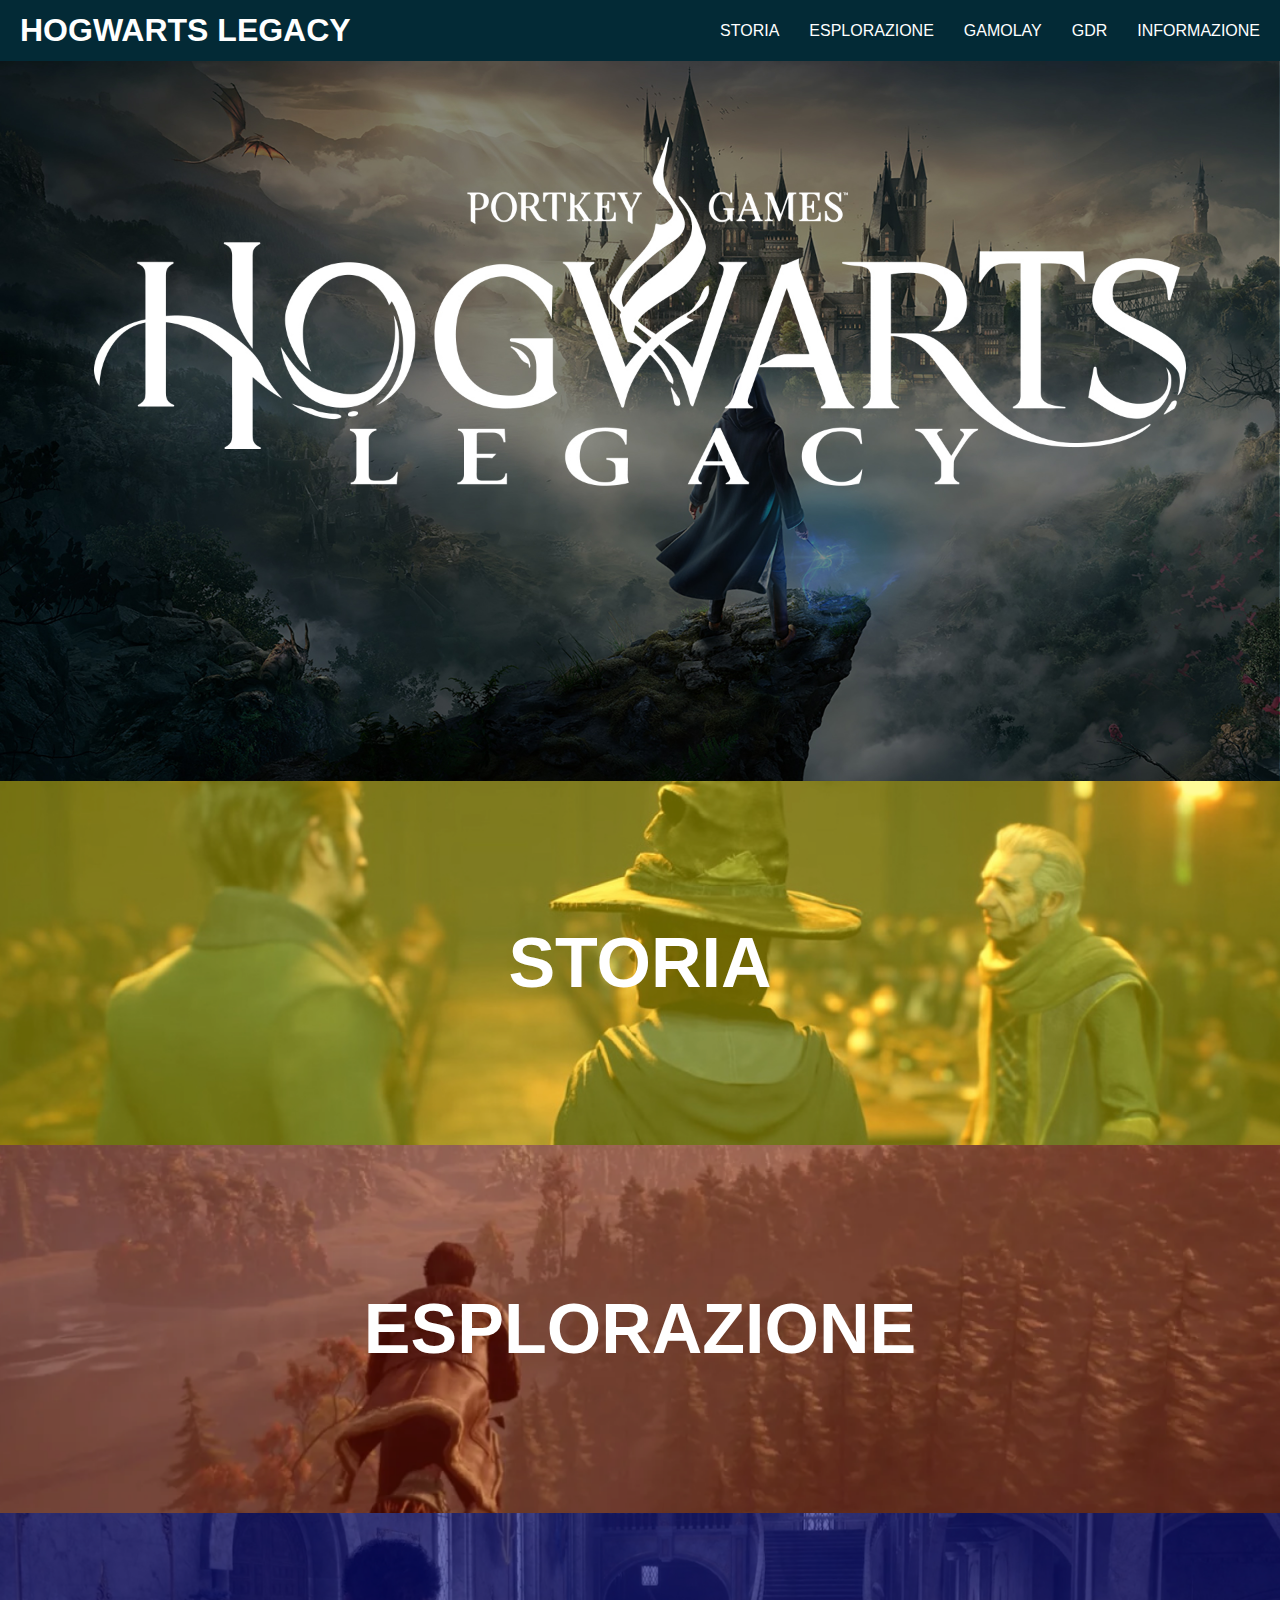
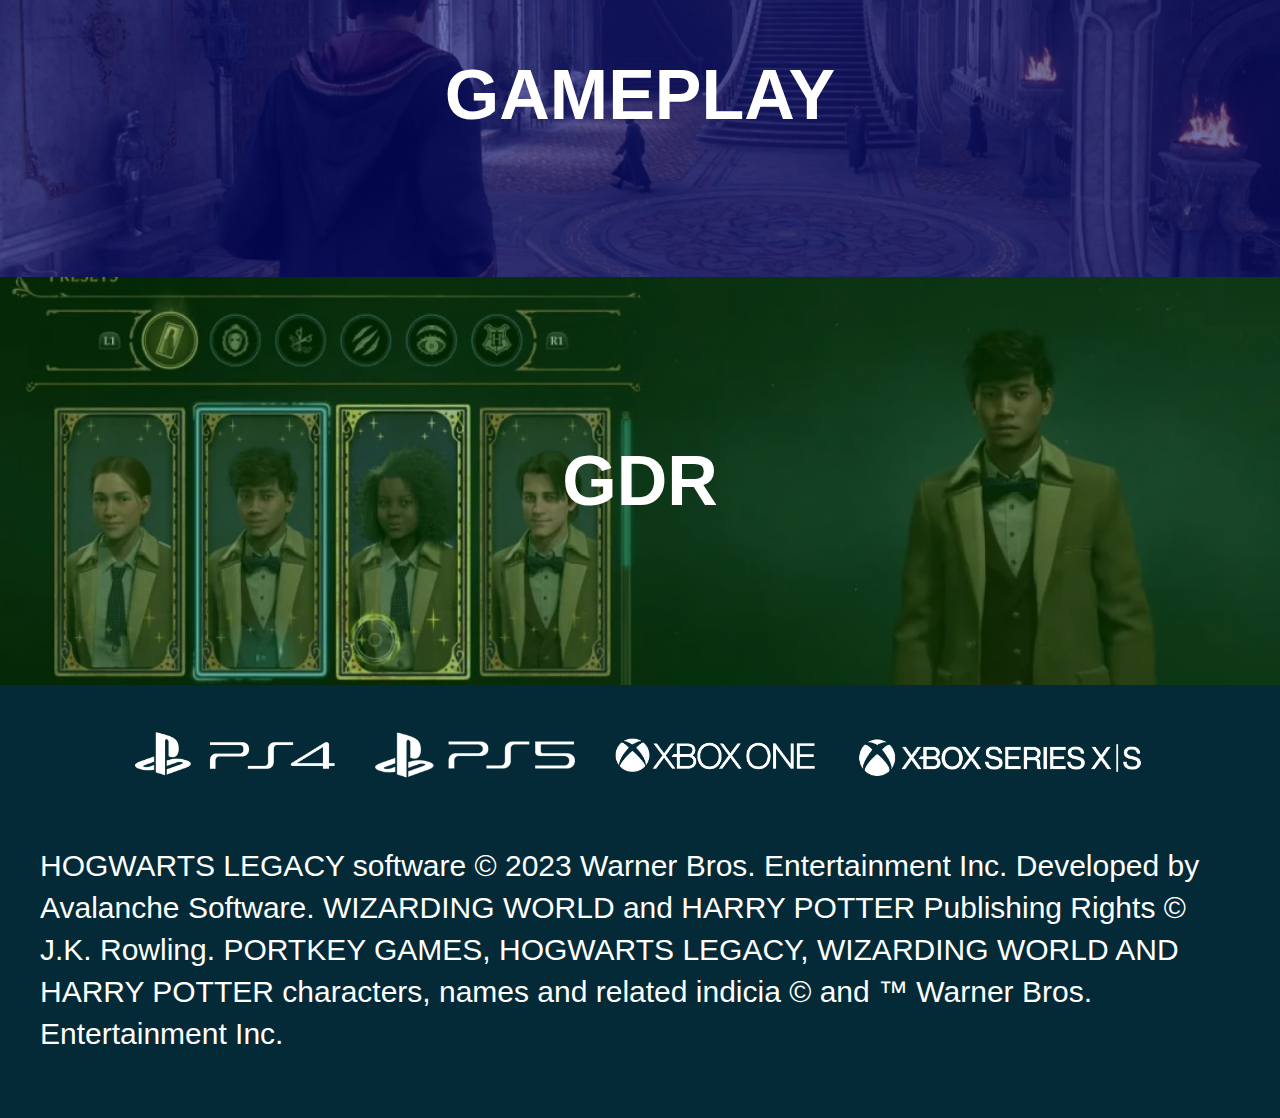
<file: index.html>
<!DOCTYPE html>
<html lang="en">
<head>
    <meta charset="UTF-8">
    <meta name="viewport" content="width=device-width, initial-scale=1.0">
    <title>Potket-Games</title>
    <link rel="stylesheet" href="css/stile.css">
    <link rel="stylesheet" href="https://cdnjs.cloudflare.com/ajax/libs/font-awesome/6.0.0-beta2/css/all.min.css" integrity="sha512-YWzhKvscode-file://vscode-app/c:/Users/nicol/AppData/Local/Programs/Microsoft%20VS%20Code/resources/app/out/vs/code/electron-sandbox/workbench/workbench.htmlL2whUzgiheMoBFwW8CKV4qpHQAEuvilg9FAn5VJUDwKZZxkJNuGM4XkWuk94WCrrwslk8yWNGmY1EduTA==" crossorigin="anonymous" referrerpolicy="no-referrer" /></head>
</head>
<body>
  <header>
    <nav>
        <ul class='nav-bar'>
          <h1><a href="index.html">HOGWARTS LEGACY</a></h1>
            <input type='checkbox' id='check'/>
            <span class="menu">
                <li><a href="STORIA.html">STORIA</a></li>
                <li><a href="ESPLORAZIONE.html">Esplorazione</a></li>
                <li><a href="GAMEPLAY.html">Gamolay</a></li>
                <li><a href="GDR.html">Gdr</a></li>
                <li><a href="Informazioni.html">Informazione</a></li>
                <label for="check" class="close-menu"><i class="fas fa-times"></i></label>
            </span>
            <label for="check" class="open-menu"><i class="fas fa-bars"></i></label>
        </ul>
      </nav>
  </header>

    <section class="herok">
        <div class="immagine">
            <img class="immag" src="immagini/ss.ll.png" alt="">
        </div>
    </section>
    
        <section class="hero0">
            <div class="text0">
            <a href="STORIA.html"><h2>STORIA</h2></a>
            </div>
            <div class="Immagi">
              <img class="immag" src="immagini/s 1.jpg" alt="STORIA"><a href="STORIA.html"></a>
            </div>
        </section>

        <section class="hero1">
            <div class="text1">
             <a href="ESPLORAZIONE.html"><h2>ESPLORAZIONE</h2></a>
            </div>
            <div class="Immagi">
                <img class="immag" src="immagini/esplo.jpg" alt=""><a href="ESPLORAZIONE.html"></a>
            </div>
        </section>
            
        <section class="hero2">
              <div class="text2">
              <a href="GAMEPLAY.html"><h2>GAMEPLAY</h2></a>
              </div>
              <div class="Immagi">
                <img class="immag" src="immagini/image 13.jpg" alt="GAMEPLAY"><a href="GAMEPLAY.html">
        </section>
          
        <section class="hero3"><a href="x">
                <div class="text3"><a href="x">
                <a href="GDR.html"><h2>GDR</h2></a>
                </div>
                <div class="Immagi ">
                    <img class="immag"src="immagini/image 12.jpg" alt=""><a href="GDR.html"></a>
                </div> 
        </section>
            
        <footer>   
          <div class="footer-content">
            <div class="left-image">
              <img src="immagini/PlayStation_4_logo_and_wordmark.png" alt="Immagine a destra">
            </div>
            <div class="left-image">
              <img src="immagini/PlayStation_5_logo_and_wordmark.png" alt="Immagine a destra">
            </div>
            <div class="left-image">
              <img src="immagini/X_Box_One_logo.png" alt="Immagine a destra">
            </div>
            <div class="left-image01">
              <img src="immagini/xbox-series-x-s.png" alt="Immagine a destra"   >
          </div>
          </div>
          <div class="footer-content01">
          <P>HOGWARTS LEGACY software © 2023 Warner Bros. Entertainment Inc. Developed by Avalanche Software. WIZARDING WORLD and HARRY POTTER Publishing Rights © J.K. Rowling. PORTKEY GAMES, HOGWARTS LEGACY, WIZARDING WORLD AND HARRY POTTER characters, names and related indicia © and ™ Warner Bros. Entertainment Inc.</P>
      </div>
      </footer>
</body>
</html>
</file>
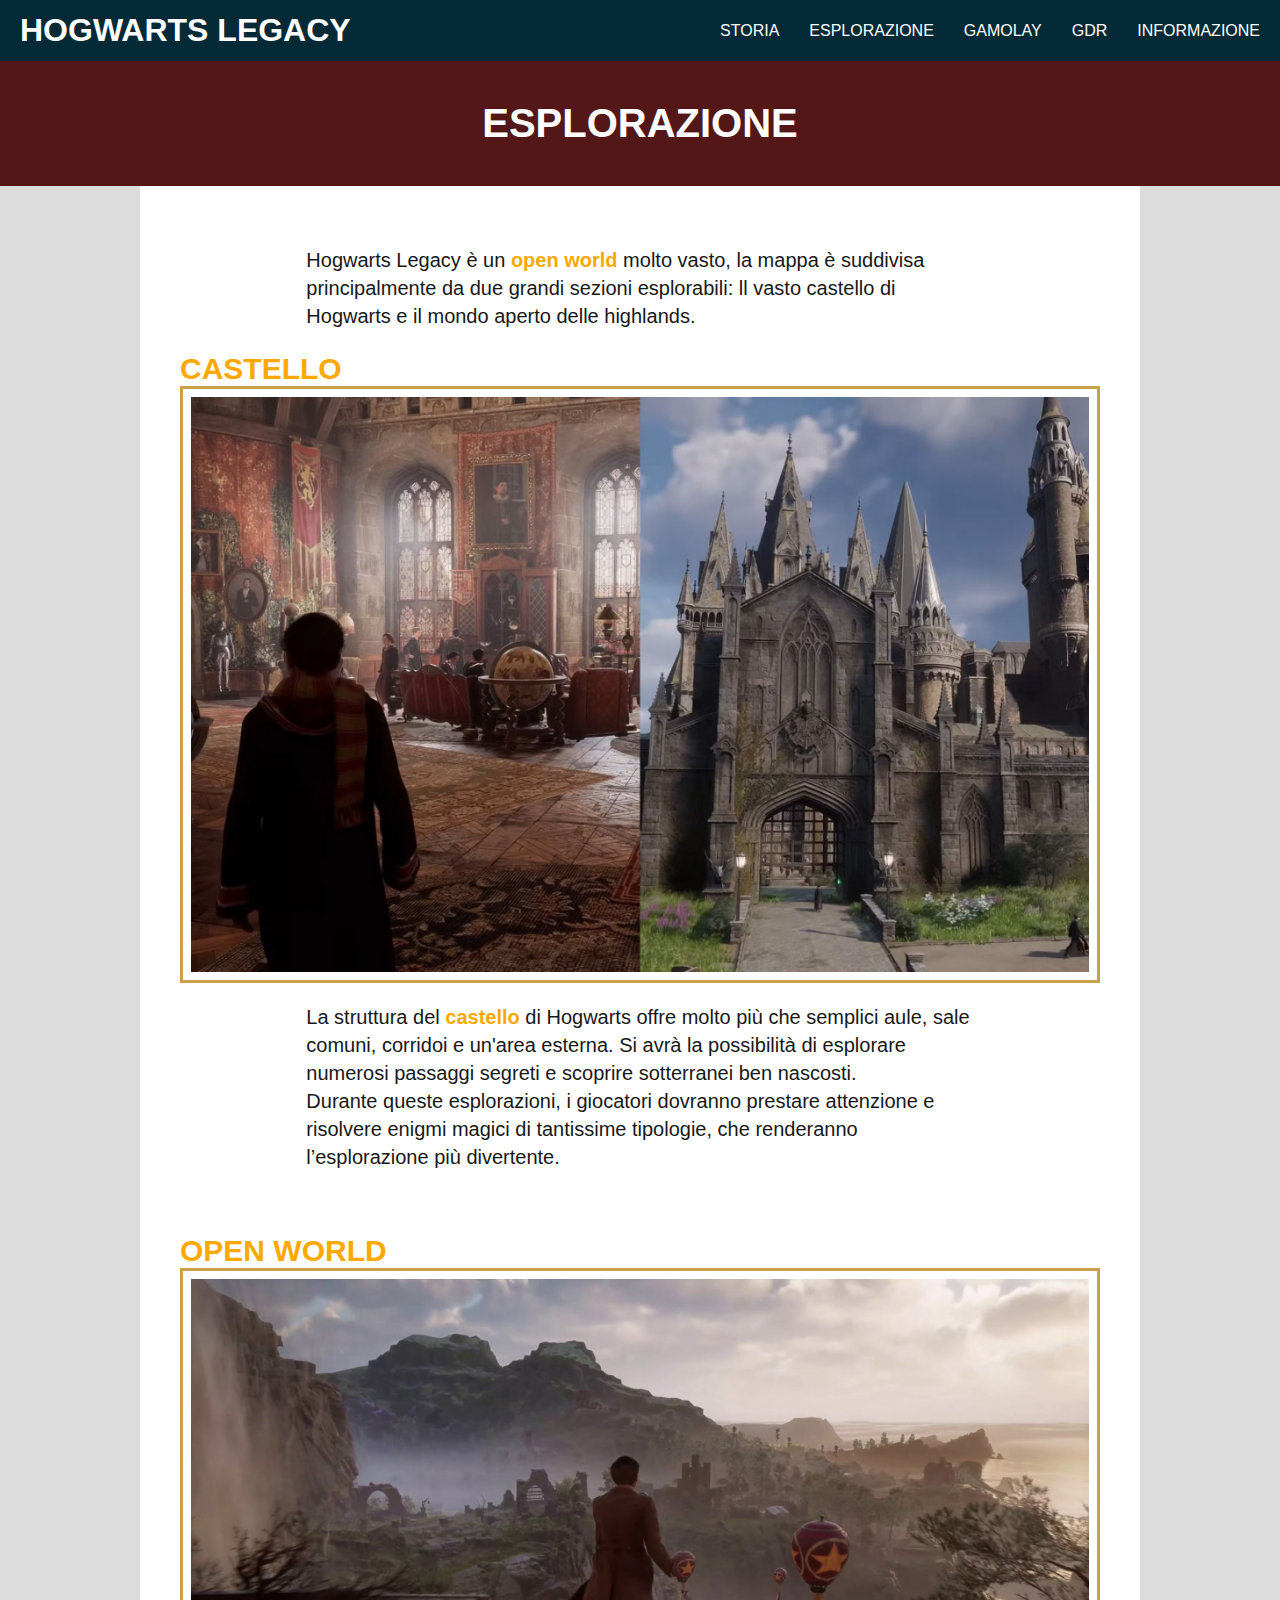
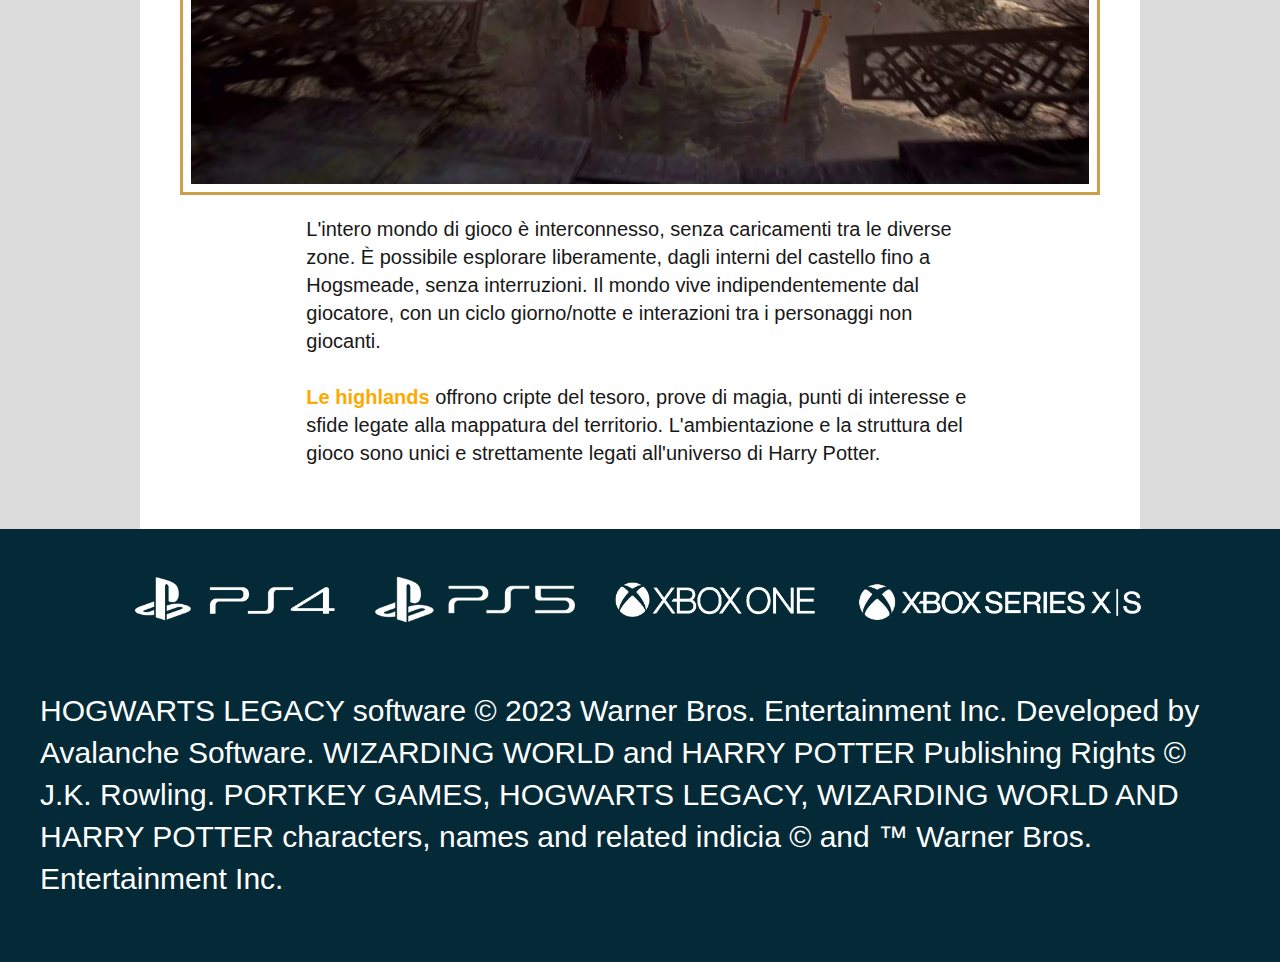
<file: ESPLORAZIONE.html>
<!DOCTYPE html>
<html lang="en">
<head>
    <meta charset="UTF-8">
    <meta name="viewport" content="width=device-width, initial-scale=1.0">
    <title>Potket-Games</title>
    <link rel="stylesheet" href="css/stile.css">
    <link rel="stylesheet" href="https://cdnjs.cloudflare.com/ajax/libs/font-awesome/6.0.0-beta2/css/all.min.css" integrity="sha512-YWzhKvscode-file://vscode-app/c:/Users/nicol/AppData/Local/Programs/Microsoft%20VS%20Code/resources/app/out/vs/code/electron-sandbox/workbench/workbench.htmlL2whUzgiheMoBFwW8CKV4qpHQAEuvilg9FAn5VJUDwKZZxkJNuGM4XkWuk94WCrrwslk8yWNGmY1EduTA==" crossorigin="anonymous" referrerpolicy="no-referrer" /></head>
</head>
<body>
    <header>
        <nav>
            <ul class='nav-bar'>
              <h1><a href="index.html">HOGWARTS LEGACY</a></h1>
                <input type='checkbox' id='check' />
                <span class="menu">
                    <li><a href="STORIA.html">STORIA</a></li>
                    <li><a href="ESPLORAZIONE.html">Esplorazione</a></li>
                    <li><a href="GAMEPLAY.html">Gamolay</a></li>
                    <li><a href="GDR.html">GDR</a></li>
                    <li><a href="x">Informazione</a></li>
                    <label for="check" class="close-menu"><i class="fas fa-times"></i></label>
                </span>
                <label for="check" class="open-menu"><i class="fas fa-bars"></i></label>
            </ul>
        </nav>
        </header>
    <section class="heroo2">
        <h1>ESPLORAZIONE</h1>
    </section> 
    <main>
        <div class="Container">
            <div class="testo">
                <p>Hogwarts Legacy è un  <span class="c-text">open world</span>  molto vasto,
                    la mappa è suddivisa principalmente da due grandi sezioni esplorabili:
                   ll vasto castello di Hogwarts e il mondo aperto delle highlands.</p>
            </div>
            <h2>CASTELLO</h2>
            <div class="immagine">
             <img class="frame" src="immagini/image 25.jpg" alt="Castello"></a>
        </div>
            <div class="testo">
                <p>La struttura del <span class="c-text">castello</span> di Hogwarts offre molto più che semplici aule, sale comuni, corridoi e un'area esterna. Si avrà la possibilità di esplorare numerosi passaggi segreti e scoprire sotterranei ben nascosti.</br> 
                    Durante queste esplorazioni, i giocatori dovranno prestare attenzione e risolvere enigmi magici di tantissime tipologie, che renderanno l’esplorazione più divertente.</p>
            </div>
        </div>

        <div class="Container">
            <h2>OPEN WORLD</h2>
            <div class="immagine">
            <img class="frame" src="immagini/image 26.jpg" alt="Open World"></a>
        </div>
            <div class="testo">
                <p>L'intero mondo di gioco è interconnesso, senza caricamenti tra le diverse zone.
                È possibile esplorare liberamente, dagli interni del castello fino a Hogsmeade, senza interruzioni. Il mondo vive indipendentemente dal giocatore, con un ciclo giorno/notte e interazioni tra i personaggi non giocanti.</br></br>
                <span class="c-text"> Le highlands</span> offrono cripte del tesoro, prove di magia, punti di interesse e sfide legate alla mappatura del territorio. L'ambientazione e la struttura del gioco sono unici e strettamente legati all'universo di Harry Potter.</p>
            </div>
        </div>
    </main>
    <footer>   
        <div class="footer-content">
          <div class="left-image">
            <img src="immagini/PlayStation_4_logo_and_wordmark.png" alt="Immagine a destra">
          </div>
          <div class="left-image">
            <img src="immagini/PlayStation_5_logo_and_wordmark.png" alt="Immagine a destra">
          </div>
          <div class="left-image">
            <img src="immagini/X_Box_One_logo.png" alt="Immagine a destra">
          </div>
          <div class="left-image01">
            <img src="immagini/xbox-series-x-s.png" alt="Immagine a destra">
        </div>
        </div>
        <div class="footer-content01">
        <P>HOGWARTS LEGACY software © 2023 Warner Bros. Entertainment Inc. Developed by Avalanche Software. WIZARDING WORLD and HARRY POTTER Publishing Rights © J.K. Rowling. PORTKEY GAMES, HOGWARTS LEGACY, WIZARDING WORLD AND HARRY POTTER characters, names and related indicia © and ™ Warner Bros. Entertainment Inc.</P>
    </div>
    </footer>
</body>
</html>
</file>
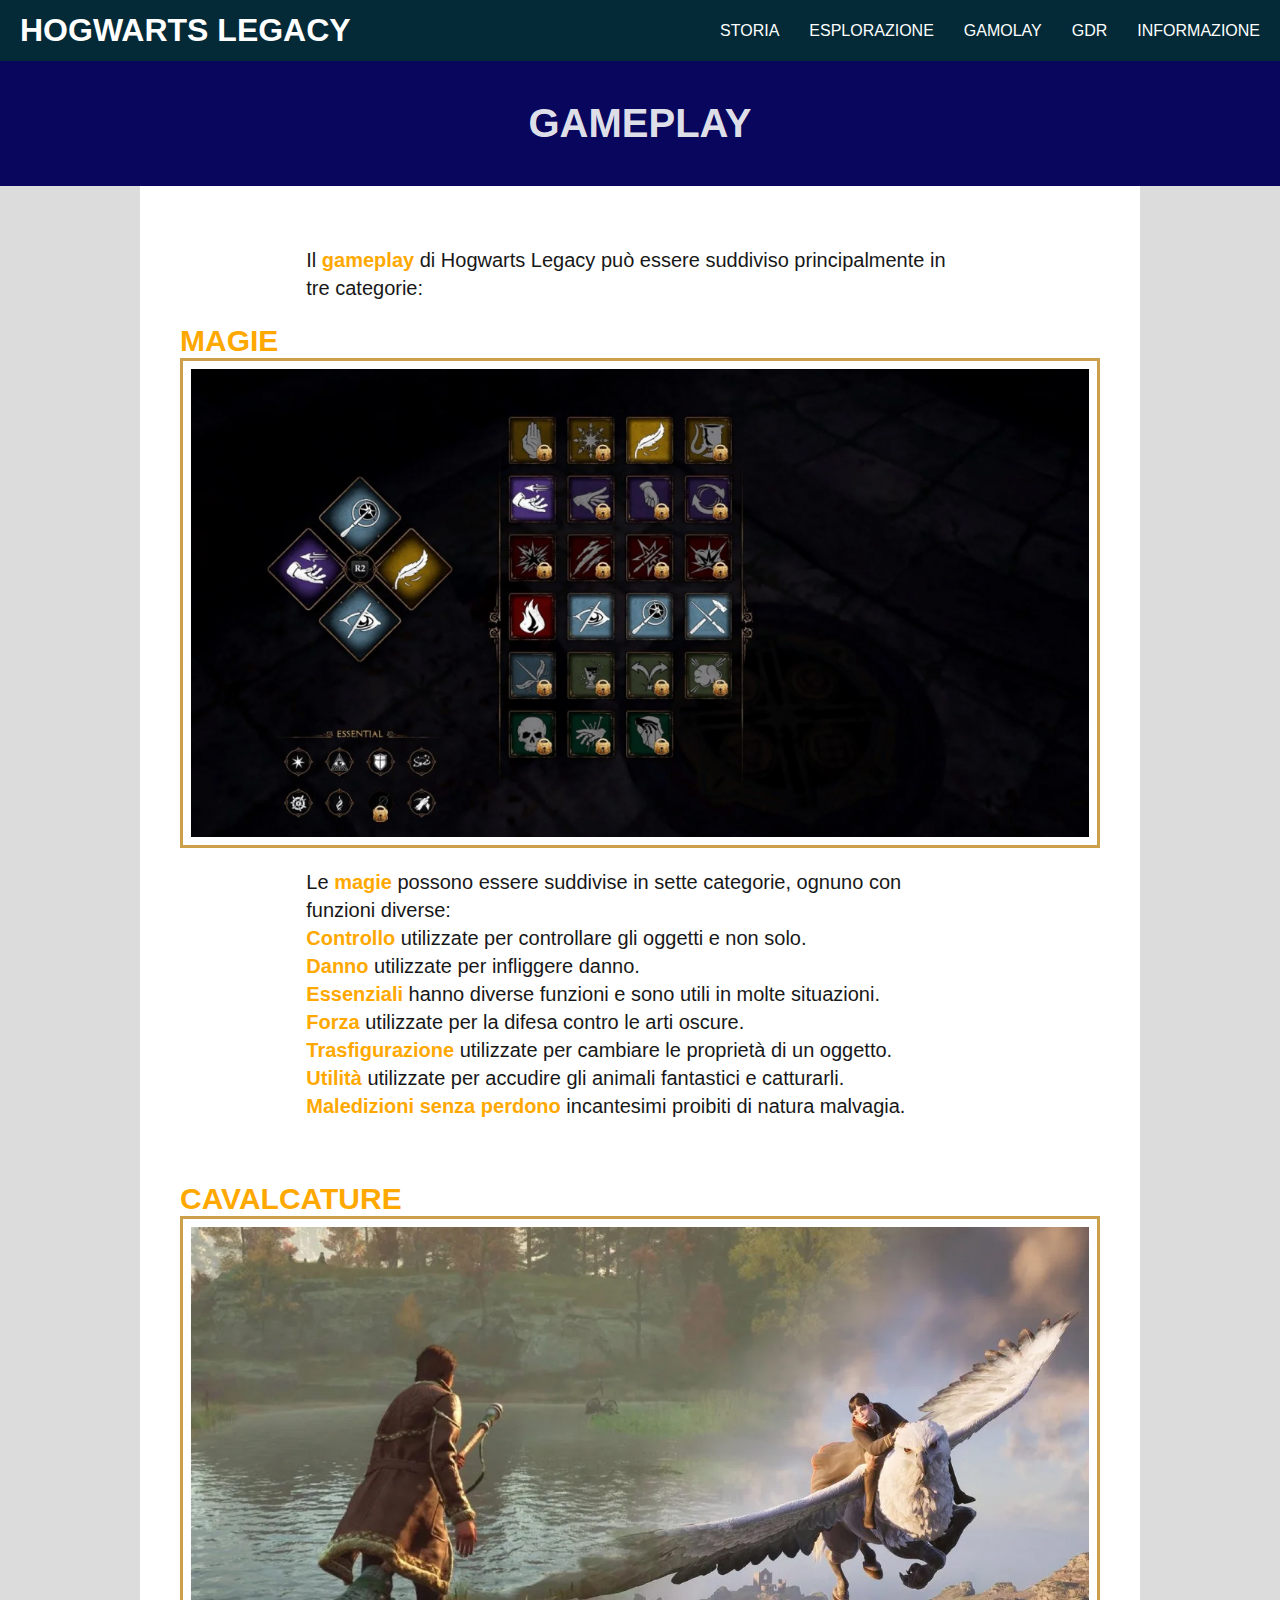
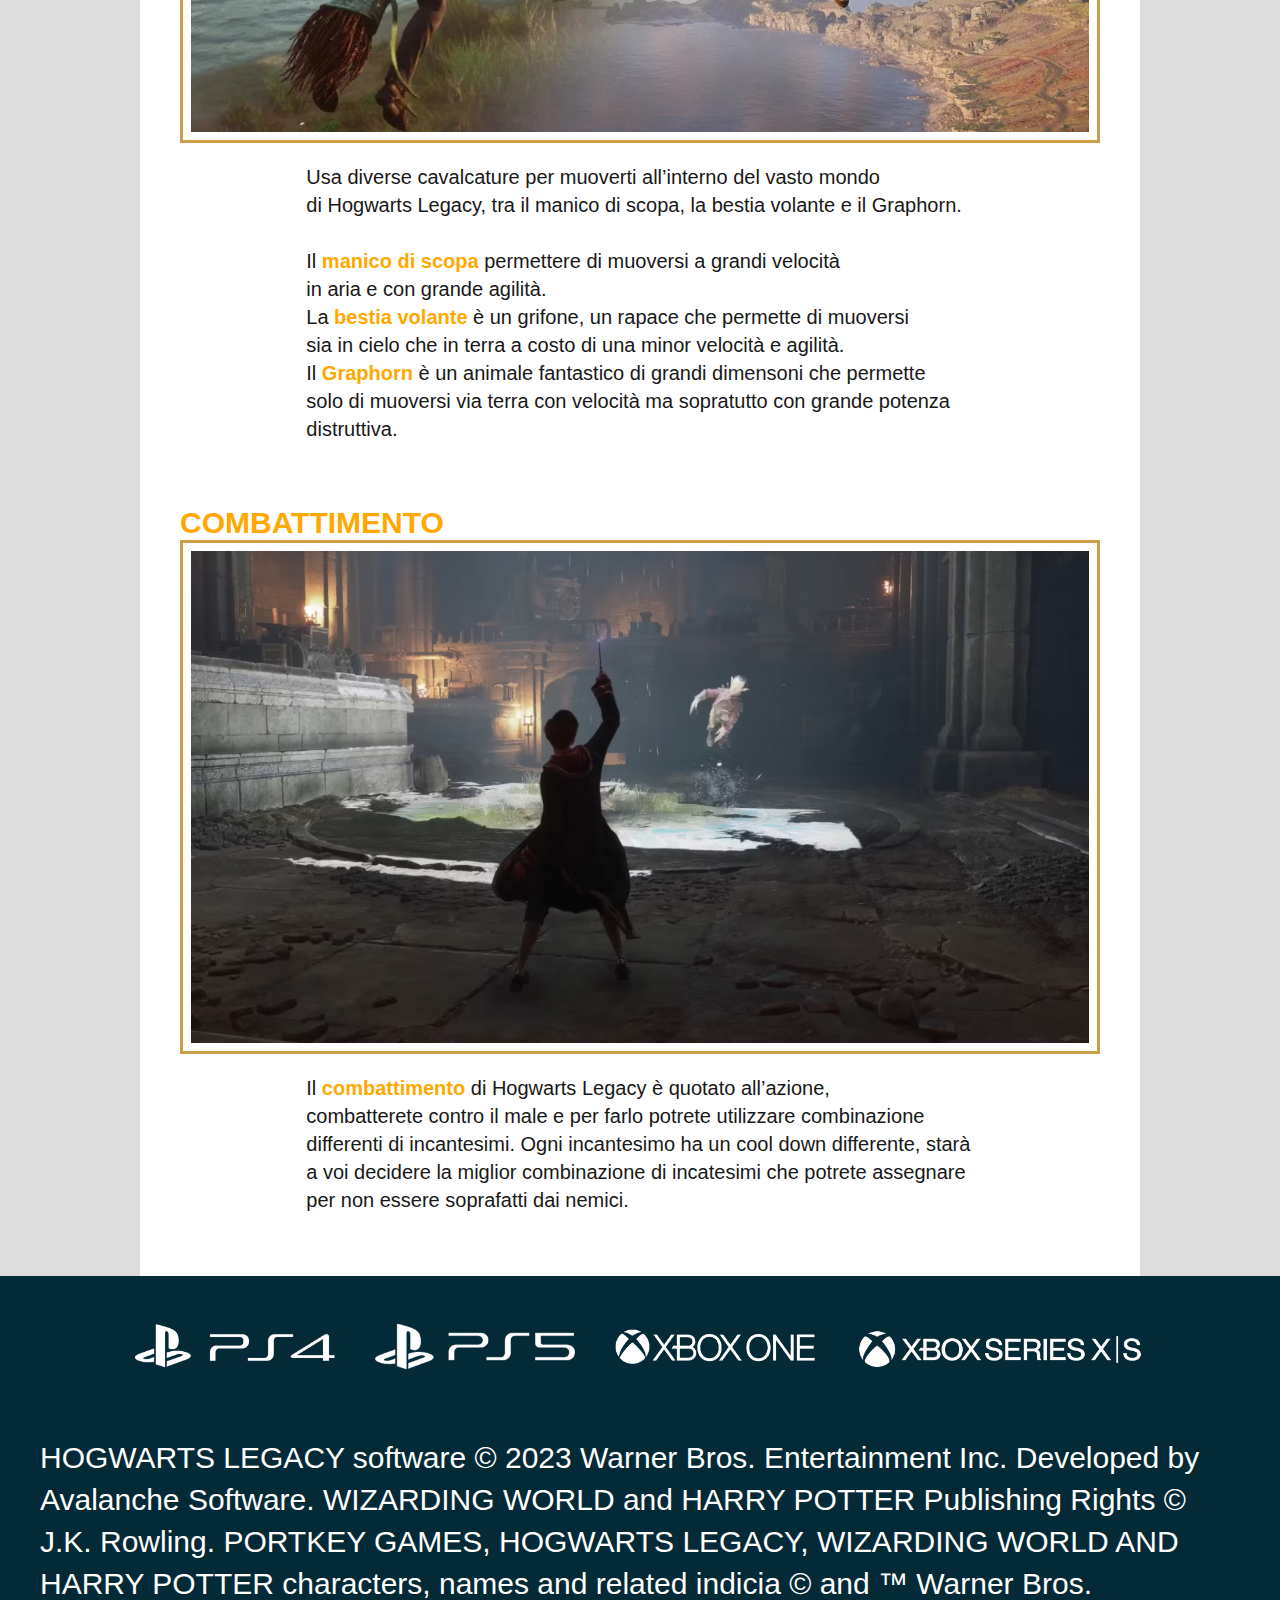
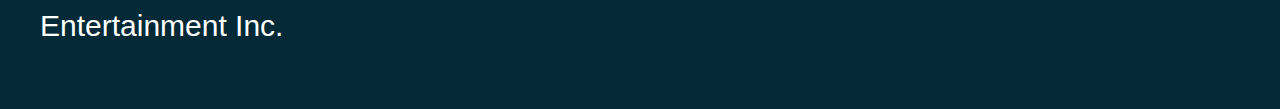
<file: GAMEPLAY.html>
<!DOCTYPE html>
<html lang="en">
<head>
    <meta charset="UTF-8">
    <meta name="viewport" content="width=device-width, initial-scale=1.0">
    <title>Potket-Games</title>
    <link rel="stylesheet" href="css/stile.css">
    <link rel="stylesheet" href="https://cdnjs.cloudflare.com/ajax/libs/font-awesome/6.0.0-beta2/css/all.min.css" integrity="sha512-YWzhKvscode-file://vscode-app/c:/Users/nicol/AppData/Local/Programs/Microsoft%20VS%20Code/resources/app/out/vs/code/electron-sandbox/workbench/workbench.htmlL2whUzgiheMoBFwW8CKV4qpHQAEuvilg9FAn5VJUDwKZZxkJNuGM4XkWuk94WCrrwslk8yWNGmY1EduTA==" crossorigin="anonymous" referrerpolicy="no-referrer" /></head>
</head>
<body>
    <header>
        <nav>
            <ul class='nav-bar'>
              <h1><a href="index.html">HOGWARTS LEGACY</a></h1>
                <input type='checkbox' id='check' />
                <span class="menu">
                    <li><a href="STORIA.html">STORIA</a></li>
                    <li><a href="ESPLORAZIONE.html">Esplorazione</a></li>
                    <li><a href="GAMEPLAY.html">Gamolay</a></li>
                    <li><a href="GDR.html">GDR</a></li>
                    <li><a href="Informazioni.html">Informazione</a></li>
                    <label for="check" class="close-menu"><i class="fas fa-times"></i></label>
                </span>
                <label for="check" class="open-menu"><i class="fas fa-bars"></i></label>
            </ul>
        </nav>
        </header>

    <section class="heroo3">
        <h1>GAMEPLAY</h1>
    </section>  
    <main>
        <div class="Container">
            <div class="testo">
                <p>Il<span class="c-text"> gameplay</span>  di Hogwarts Legacy  può essere suddiviso principalmente in tre categorie:</p>
            </div>
            <h2>MAGIE</h2>
            <div class="immagine">
             <img class="frame" src="immagini/image 20.jpg" alt="Magie"></a>
        </div>
            <div class="testo">
                <p>Le <span class="c-text">magie </span> possono essere suddivise in sette categorie, ognuno con funzioni diverse:</br> 
                    <span class="c-text"> Controllo </span>utilizzate per controllare gli oggetti e non solo.</br>
                    <span class="c-text">Danno</span> utilizzate per infliggere danno.</br>
                    <span class="c-text">Essenziali</span> hanno diverse funzioni e sono utili in molte situazioni.</br>
                    <span class="c-text">Forza </span>utilizzate per la difesa contro le arti oscure.</br>
                    <span class="c-text">Trasfigurazione </span>utilizzate per cambiare le proprietà di un oggetto.</br>
                    <span class="c-text">Utilità </span>utilizzate per accudire gli animali fantastici e catturarli.</br>
                    <span class="c-text">Maledizioni senza perdono</span> incantesimi proibiti di natura malvagia.</p>
            </div>
        </div>
        <div class="Container">
            <h2>CAVALCATURE</h2>
            <div class="immagine">
            <img class="frame" src="immagini/image 35.jpg" alt="cavalcature"></a>
        </div>
            <div class="testo">
                <p>Usa diverse cavalcature per muoverti all’interno del vasto mondo</br>
                di Hogwarts Legacy,  tra il manico di scopa,  la bestia volante e il Graphorn.</br></br>
                Il<span class="c-text"> manico di scopa</span> permettere di muoversi a grandi velocità</br>
                in aria e con grande agilità.</br> 
                La<span class="c-text"> bestia volante</span> è un grifone, un rapace che permette di muoversi</br>
                sia in cielo che in terra a costo di una minor velocità e agilità.</br>
                Il<span class="c-text">  Graphorn </span>è un animale fantastico di grandi dimensoni che permette </br>
                solo di muoversi via terra con velocità ma sopratutto con grande potenza distruttiva.</br></p>
            </div>
        </div>
        <div class="Container">
            <h2>COMBATTIMENTO</h2>
            <div class="immagine">
            <img class="frame" src="immagini/image 36.jpg" alt="Container"></a>
        </div>
            <div class="testo">
                <p>Il<span class="c-text"> combattimento</span> di Hogwarts Legacy è quotato all’azione,</br>
                combatterete contro il male e per farlo potrete utilizzare combinazione differenti di incantesimi.
                Ogni incantesimo ha un cool down differente, starà a voi decidere la
                miglior combinazione di incatesimi che potrete assegnare per non essere
                soprafatti dai nemici.
                    </p>
            </div>
        </div>   
        </main>
        <footer>   
            <div class="footer-content">
              <div class="left-image">
                <img src="immagini/PlayStation_4_logo_and_wordmark.png" alt="Immagine a destra">
              </div>
              <div class="left-image">
                <img src="immagini/PlayStation_5_logo_and_wordmark.png" alt="Immagine a destra">
              </div>
              <div class="left-image">
                <img src="immagini/X_Box_One_logo.png" alt="Immagine a destra">
              </div>
              <div class="left-image01">
                <img src="immagini/xbox-series-x-s.png" alt="Immagine a destra">
            </div>
            </div>
            <div class="footer-content01">
            <P>HOGWARTS LEGACY software © 2023 Warner Bros. Entertainment Inc. Developed by Avalanche Software. WIZARDING WORLD and HARRY POTTER Publishing Rights © J.K. Rowling. PORTKEY GAMES, HOGWARTS LEGACY, WIZARDING WORLD AND HARRY POTTER characters, names and related indicia © and ™ Warner Bros. Entertainment Inc.</P>
        </div>
        </footer>
</body>
</html>
</file>
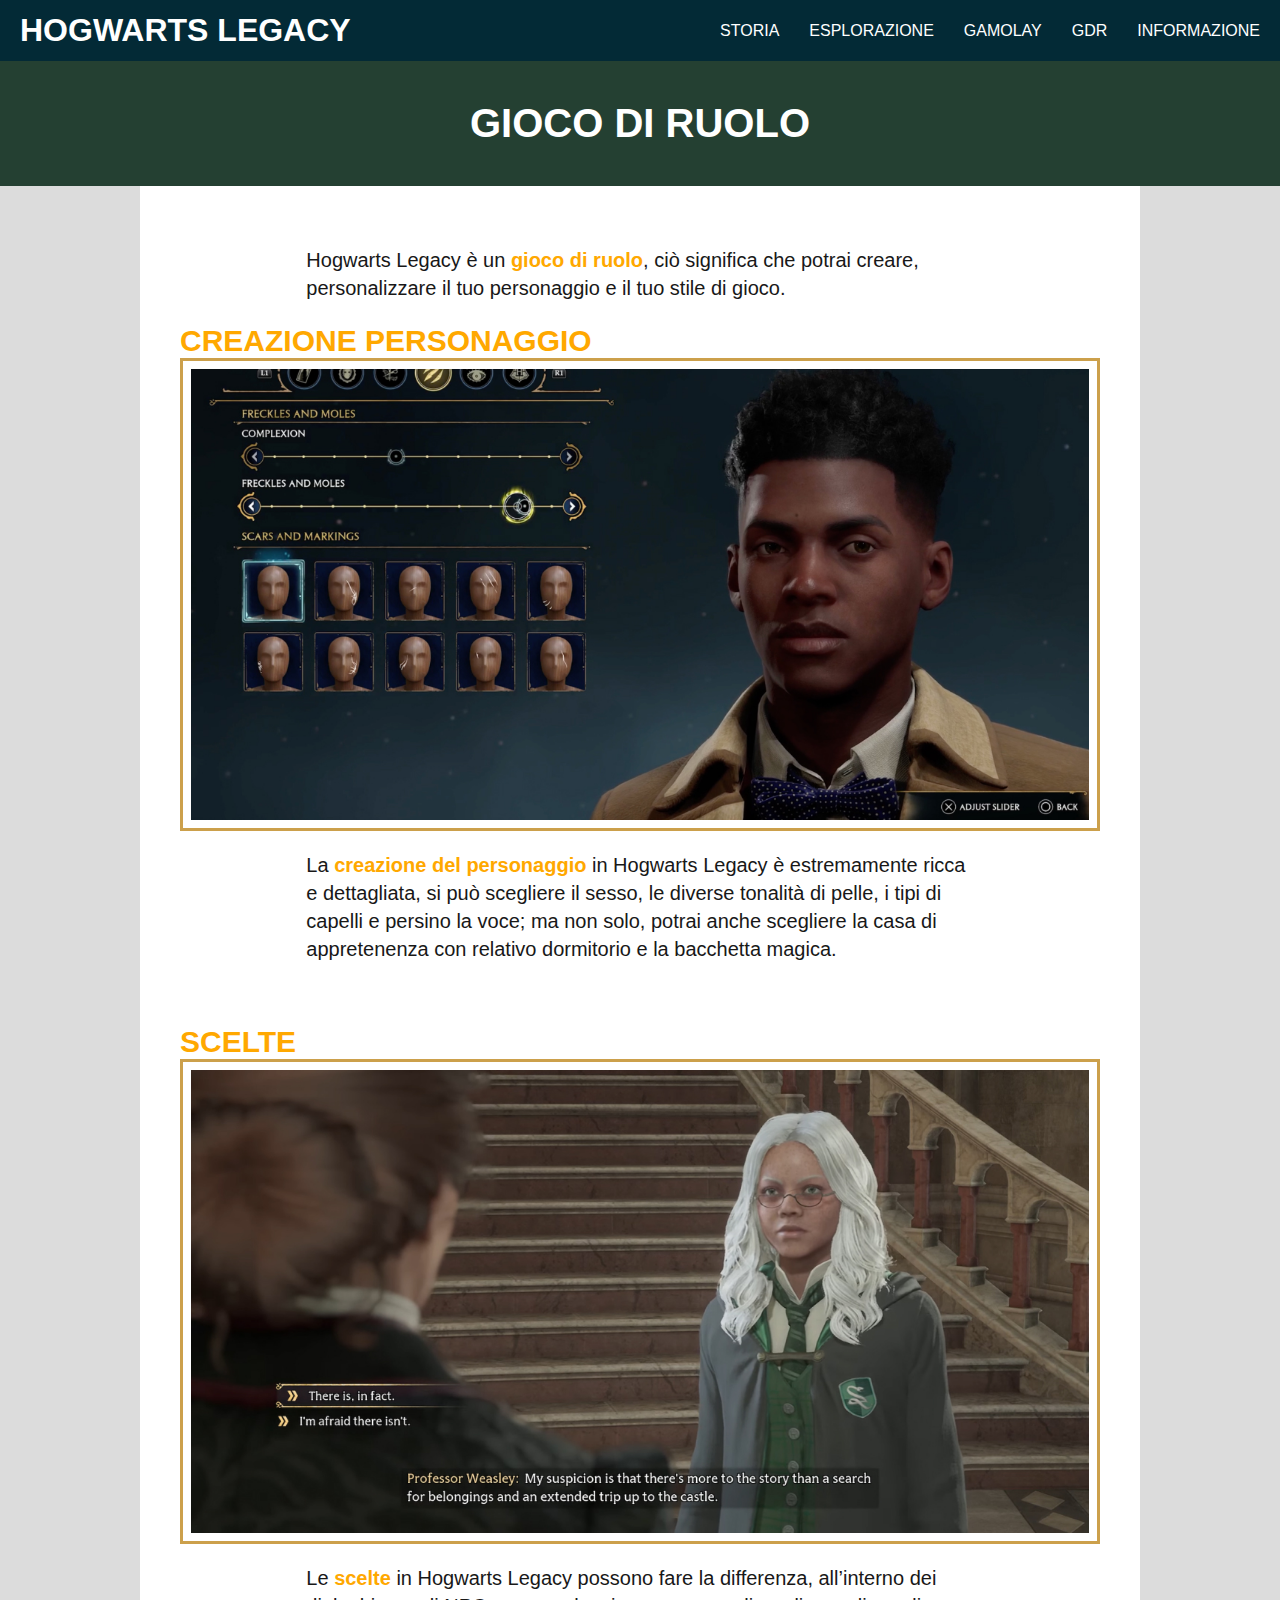
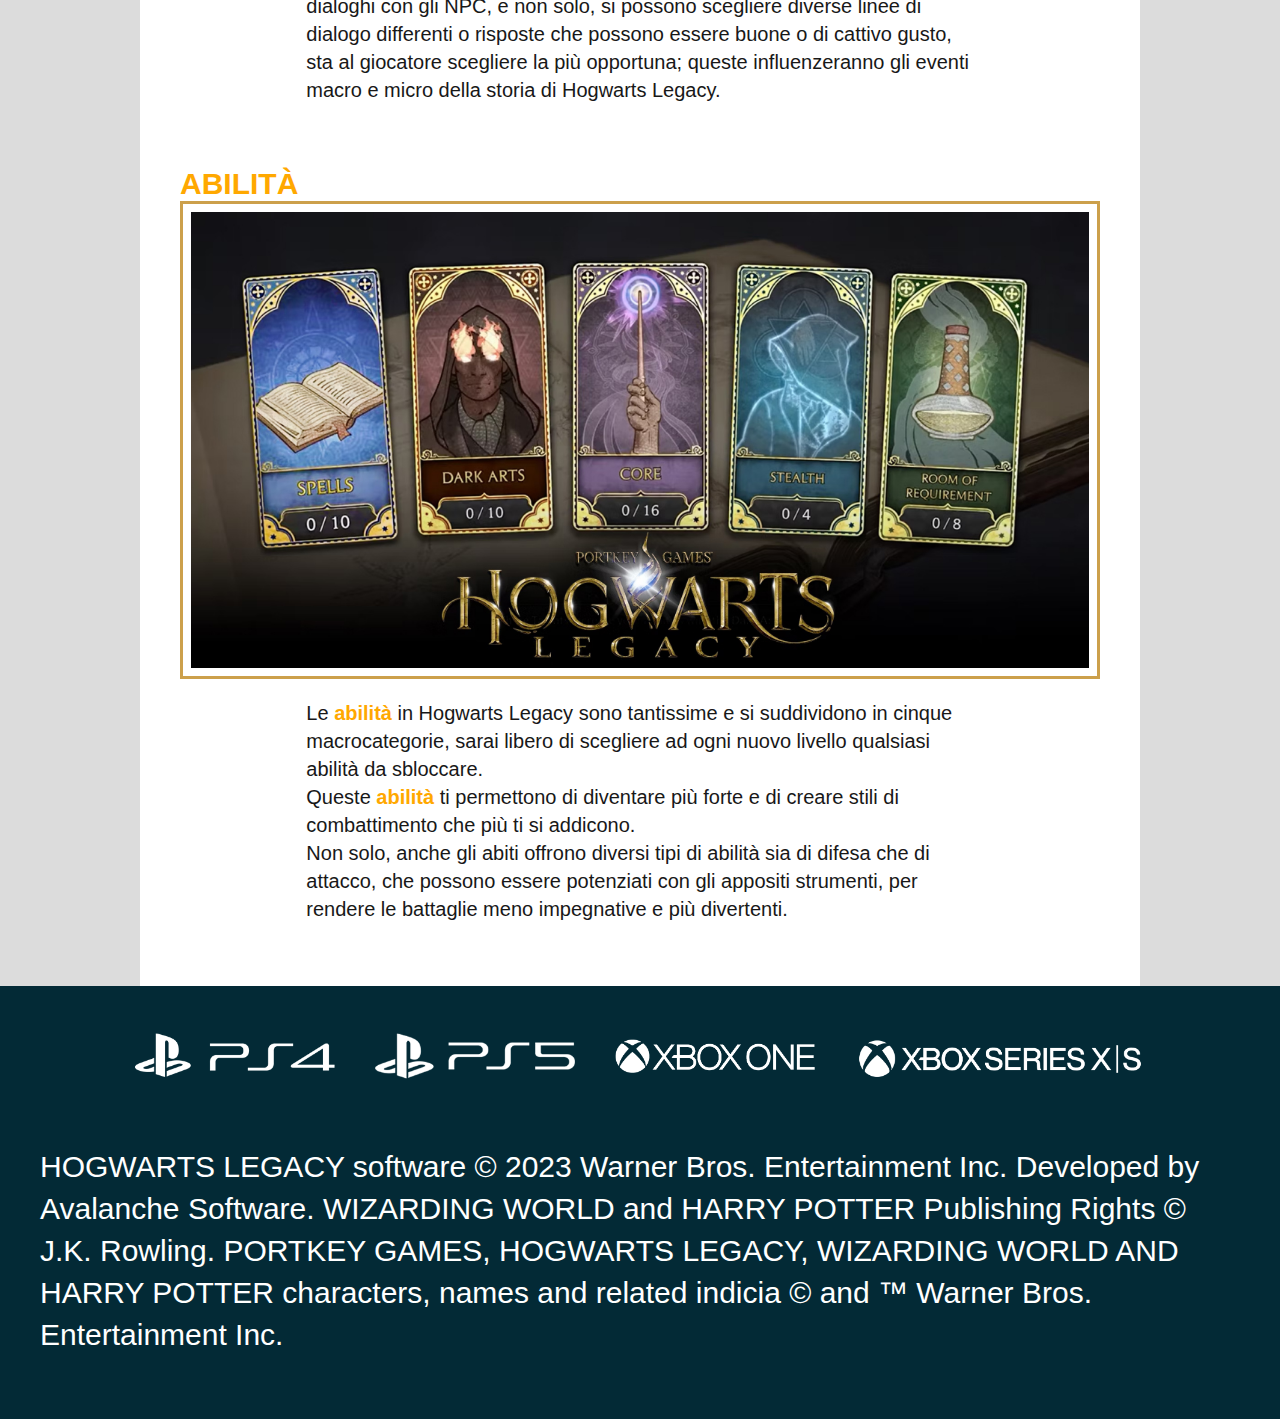
<file: GDR.html>
<!DOCTYPE html>
<html lang="en">
<head>
    <meta charset="UTF-8">
    <meta name="viewport" content="width=device-width, initial-scale=1.0">
    <title>Potket-Games</title>
    <link rel="stylesheet" href="css/stile.css">
    <link rel="stylesheet" href="https://cdnjs.cloudflare.com/ajax/libs/font-awesome/6.0.0-beta2/css/all.min.css" integrity="sha512-YWzhKvscode-file://vscode-app/c:/Users/nicol/AppData/Local/Programs/Microsoft%20VS%20Code/resources/app/out/vs/code/electron-sandbox/workbench/workbench.htmlL2whUzgiheMoBFwW8CKV4qpHQAEuvilg9FAn5VJUDwKZZxkJNuGM4XkWuk94WCrrwslk8yWNGmY1EduTA==" crossorigin="anonymous" referrerpolicy="no-referrer" /></head>
</head>
<body>
    <header>
        <nav>
            <ul class='nav-bar'>
              <h1><a href="index.html">HOGWARTS LEGACY</a></h1>
                <input type='checkbox' id='check' />
                <span class="menu">
                    <li><a href="STORIA.html">STORIA</a></li>
                    <li><a href="ESPLORAZIONE.html">Esplorazione</a></li>
                    <li><a href="GAMEPLAY.html">Gamolay</a></li>
                    <li><a href="GDR.html">GDR</a></li>
                    <li><a href="Informazioni.html">Informazione</a></li>
                    <label for="check" class="close-menu"><i class="fas fa-times"></i></label>
                </span>
                <label for="check" class="open-menu"><i class="fas fa-bars"></i></label>
            </ul>
        </nav>
        </header>
    
    <section class="heroo4">
        <h1>GIOCO DI RUOLO</h1>
    </section>  
<main>
    <div class="Container">
        <div class="testo">
            <p>Hogwarts Legacy è un <span class="c-text">gioco di ruolo</span>, ciò significa che potrai creare, personalizzare il tuo personaggio e il tuo stile di gioco. </p>
        </div>
        <h2>CREAZIONE PERSONAGGIO</h2>
        <div class="immagine">
         <img class="frame" src="immagini/gdr1.jpg" alt="Creazione personaggi"></a>
    </div>
        <div class="testo">
            <p>La <span class="c-text">creazione del personaggio</span>  in Hogwarts Legacy è estremamente ricca e dettagliata, si può scegliere il sesso, le diverse tonalità di pelle, i tipi di capelli e persino la voce; ma non solo,  potrai anche scegliere la casa di appretenenza con relativo dormitorio e la bacchetta magica. </p>
        </div>
    </div>
    <div class="Container">
        <h2>SCELTE</h2>
        <div class="immagine">
        <img class="frame" src="immagini/gdr2.jpg" alt="Scelte"></a>
    </div>
        <div class="testo">
            <p>Le <span class="c-text">scelte</span> in Hogwarts Legacy possono fare la differenza, all’interno dei dialoghi con gli NPC, e non solo, si possono scegliere diverse linee di dialogo differenti o risposte che possono essere buone o di cattivo gusto, sta al giocatore scegliere la più opportuna; queste influenzeranno gli eventi macro e micro della storia di Hogwarts Legacy.</p>
        </div>
    </div>
    <div class="Container">
        <h2>ABILITÀ</h2>
        <div class="immagine">
        <img class="frame" src="immagini/image 34.jpg" alt="Abbilita"></a>
    </div>
        <div class="testo">
            <p>Le <span class="c-text">abilità</span>  in Hogwarts Legacy sono tantissime e si suddividono in cinque macrocategorie, sarai libero di scegliere ad ogni nuovo livello qualsiasi abilità da sbloccare.</br>
                Queste <span class="c-text">abilità </span> ti permettono di diventare più forte e di creare stili di combattimento che più ti si addicono.</br>  
                Non solo, anche gli abiti offrono diversi tipi di abilità sia di difesa che di attacco, che possono essere potenziati con gli appositi strumenti, per rendere le battaglie meno impegnative e più divertenti.</p>
        </div>
    </div>   
</main>
<footer>   
    <div class="footer-content">
      <div class="left-image">
        <img src="immagini/PlayStation_4_logo_and_wordmark.png" alt="Immagine a destra">
      </div>
      <div class="left-image">
        <img src="immagini/PlayStation_5_logo_and_wordmark.png" alt="Immagine a destra">
      </div>
      <div class="left-image">
        <img src="immagini/X_Box_One_logo.png" alt="Immagine a destra">
      </div>
      <div class="left-image01">
        <img src="immagini/xbox-series-x-s.png" alt="Immagine a destra">
    </div>
    </div>
    <div class="footer-content01">
    <P>HOGWARTS LEGACY software © 2023 Warner Bros. Entertainment Inc. Developed by Avalanche Software. WIZARDING WORLD and HARRY POTTER Publishing Rights © J.K. Rowling. PORTKEY GAMES, HOGWARTS LEGACY, WIZARDING WORLD AND HARRY POTTER characters, names and related indicia © and ™ Warner Bros. Entertainment Inc.</P>
</div>
</footer>
</body>
</html>
</file>
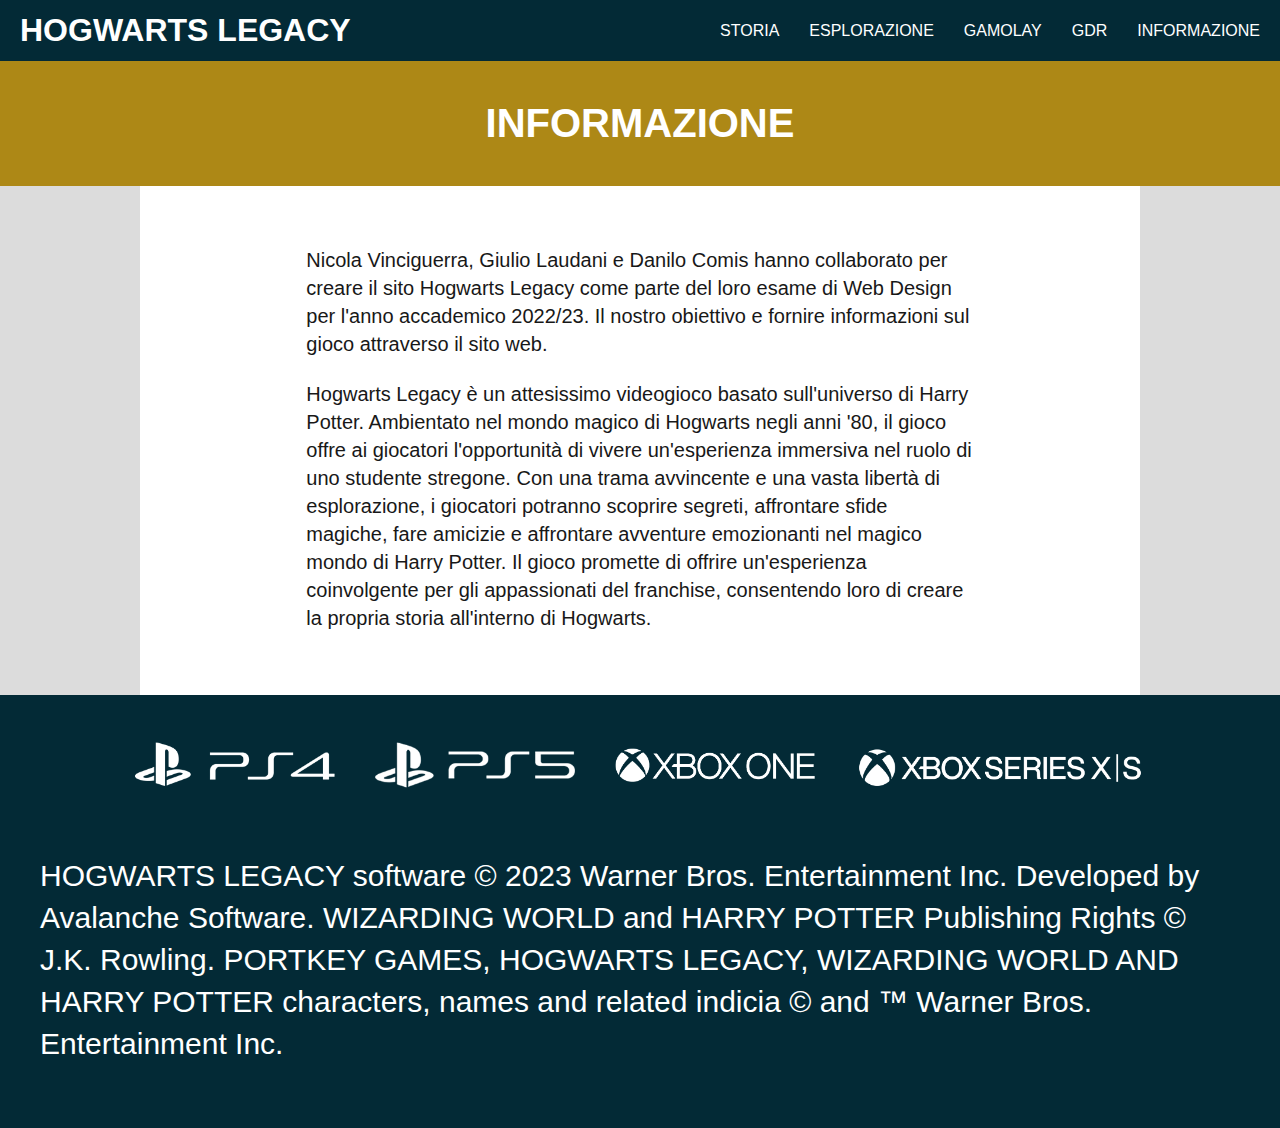
<file: Informazioni.html>
<!DOCTYPE html>
<html lang="en">
<head>
    <meta charset="UTF-8">
    <meta name="viewport" content="width=device-width, initial-scale=1.0">
    <title>Potket-Games</title>
    <link rel="stylesheet" href="css/stile.css">
    <link rel="stylesheet" href="https://cdnjs.cloudflare.com/ajax/libs/font-awesome/6.0.0-beta2/css/all.min.css" integrity="sha512-YWzhKvscode-file://vscode-app/c:/Users/nicol/AppData/Local/Programs/Microsoft%20VS%20Code/resources/app/out/vs/code/electron-sandbox/workbench/workbench.htmlL2whUzgiheMoBFwW8CKV4qpHQAEuvilg9FAn5VJUDwKZZxkJNuGM4XkWuk94WCrrwslk8yWNGmY1EduTA==" crossorigin="anonymous" referrerpolicy="no-referrer" /></head>
</head>
<body>
    <header>
        <nav>
            <ul class='nav-bar'>
              <h1><a href="index.html">HOGWARTS LEGACY</a></h1>
                <input type='checkbox' id='check' />
                <span class="menu">
                    <li><a href="STORIA.html">STORIA</a></li>
                    <li><a href="ESPLORAZIONE.html">Esplorazione</a></li>
                    <li><a href="GAMEPLAY.html">Gamolay</a></li>
                    <li><a href="GDR.html">GDR</a></li>
                    <li><a href="Informazioni.html">Informazione</a></li>
                    <label for="check" class="close-menu"><i class="fas fa-times"></i></label>
                </span>
                <label for="check" class="open-menu"><i class="fas fa-bars"></i></label>
            </ul>
        </nav>
        </header>
    <section class="heroo1">
        <h1>INFORMAZIONE</h1>
    </section>  
    <main>
    <div class="Container">

    <div class="testo">
        <p> Nicola Vinciguerra, Giulio Laudani e Danilo Comis hanno collaborato per creare il sito Hogwarts Legacy come parte del loro esame di Web Design per l'anno accademico 2022/23. Il nostro  obiettivo e  fornire informazioni  sul gioco attraverso il sito web.</p>
        <p> Hogwarts Legacy è un attesissimo videogioco basato sull'universo di Harry Potter. Ambientato nel mondo magico di Hogwarts negli anni '80, il gioco offre ai giocatori l'opportunità di vivere un'esperienza immersiva nel ruolo di uno studente stregone. Con una trama avvincente e una vasta libertà di esplorazione, i giocatori potranno scoprire segreti, affrontare sfide magiche, fare amicizie e affrontare avventure emozionanti nel magico mondo di Harry Potter. Il gioco promette di offrire un'esperienza coinvolgente per gli appassionati del franchise, consentendo loro di creare la propria storia all'interno di Hogwarts.</p>
    </div>
    
    </main>

    <footer>   
        <div class="footer-content">
          <div class="left-image">
            <img src="immagini/PlayStation_4_logo_and_wordmark.png" alt="Immagine a destra">
          </div>
          <div class="left-image">
            <img src="immagini/PlayStation_5_logo_and_wordmark.png" alt="Immagine a destra">
          </div>
          <div class="left-image">
            <img src="immagini/X_Box_One_logo.png" alt="Immagine a destra">
          </div>
          <div class="left-image01">
            <img src="immagini/xbox-series-x-s.png" alt="Immagine a destra">
        </div>
        </div>
        <div class="footer-content01">
        <P>HOGWARTS LEGACY software © 2023 Warner Bros. Entertainment Inc. Developed by Avalanche Software. WIZARDING WORLD and HARRY POTTER Publishing Rights © J.K. Rowling. PORTKEY GAMES, HOGWARTS LEGACY, WIZARDING WORLD AND HARRY POTTER characters, names and related indicia © and ™ Warner Bros. Entertainment Inc.</P>
    </div>
    </footer>
</body>
</html>
</file>
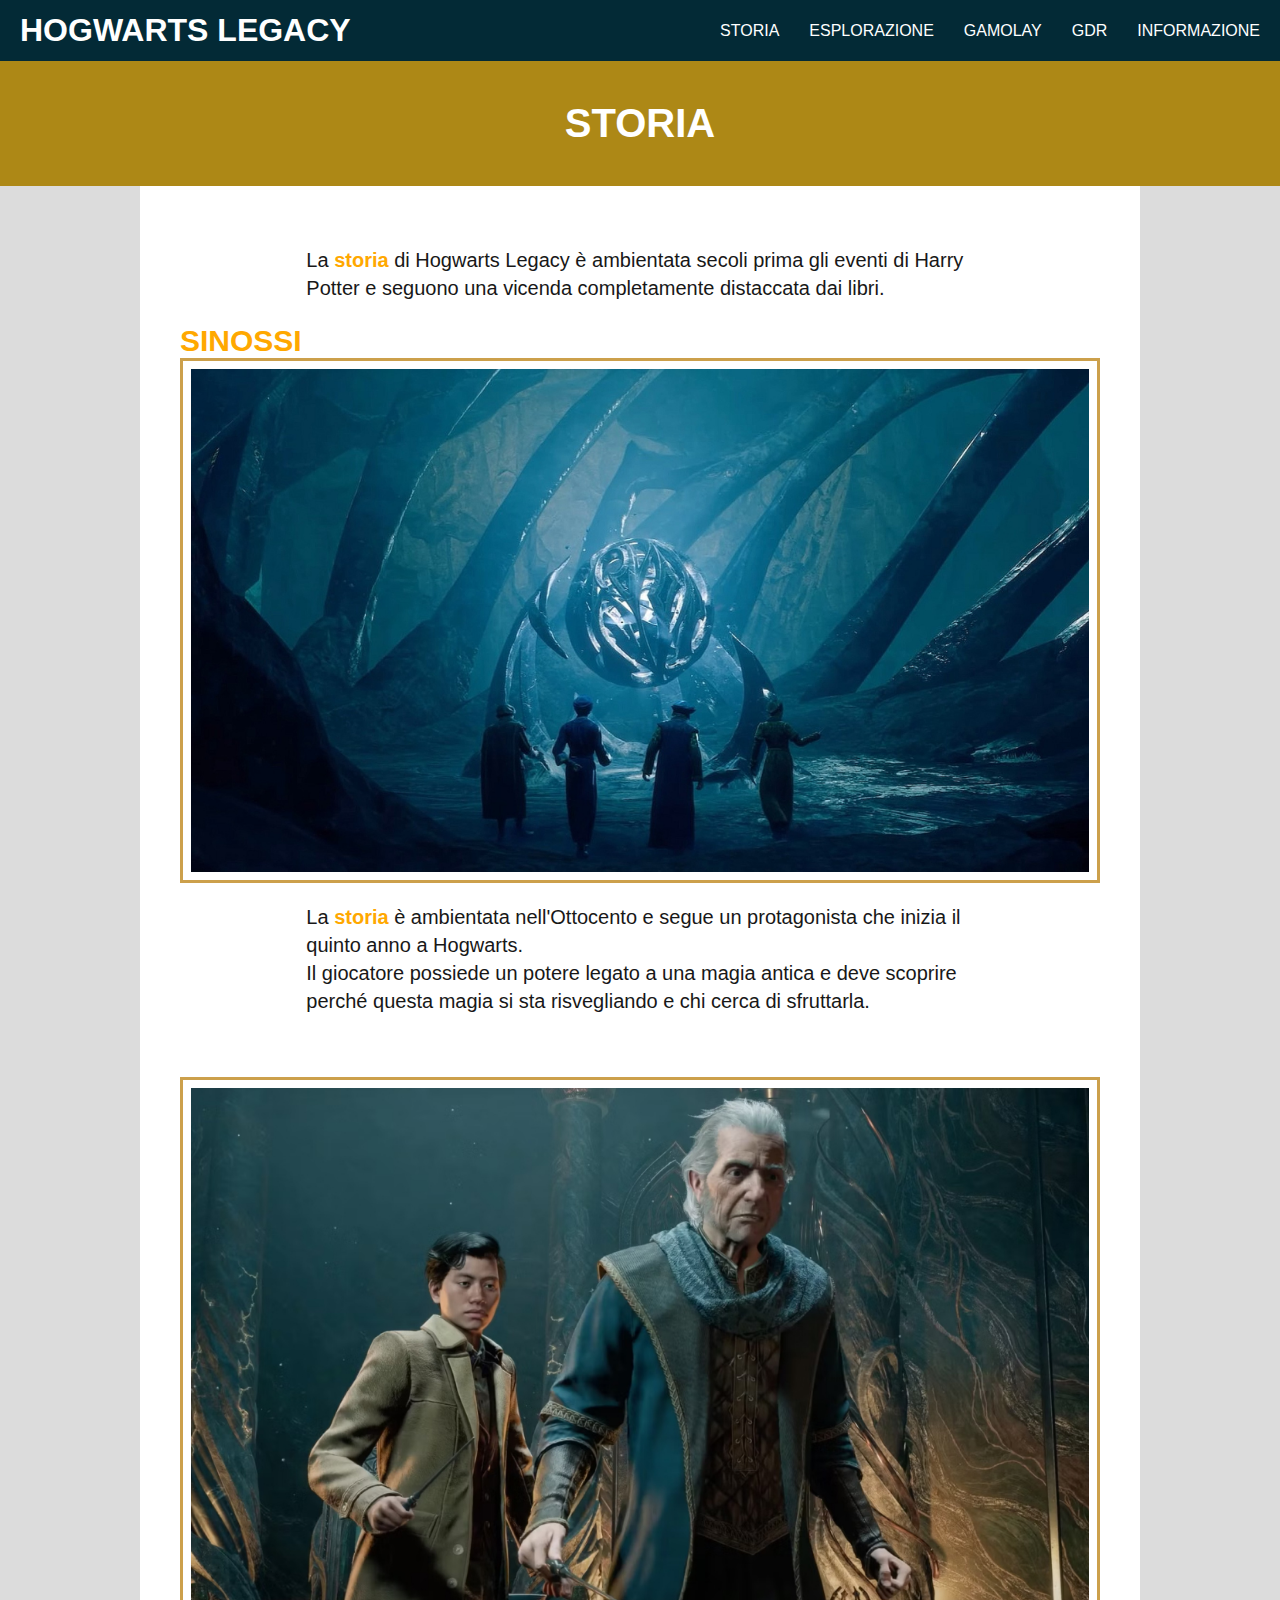
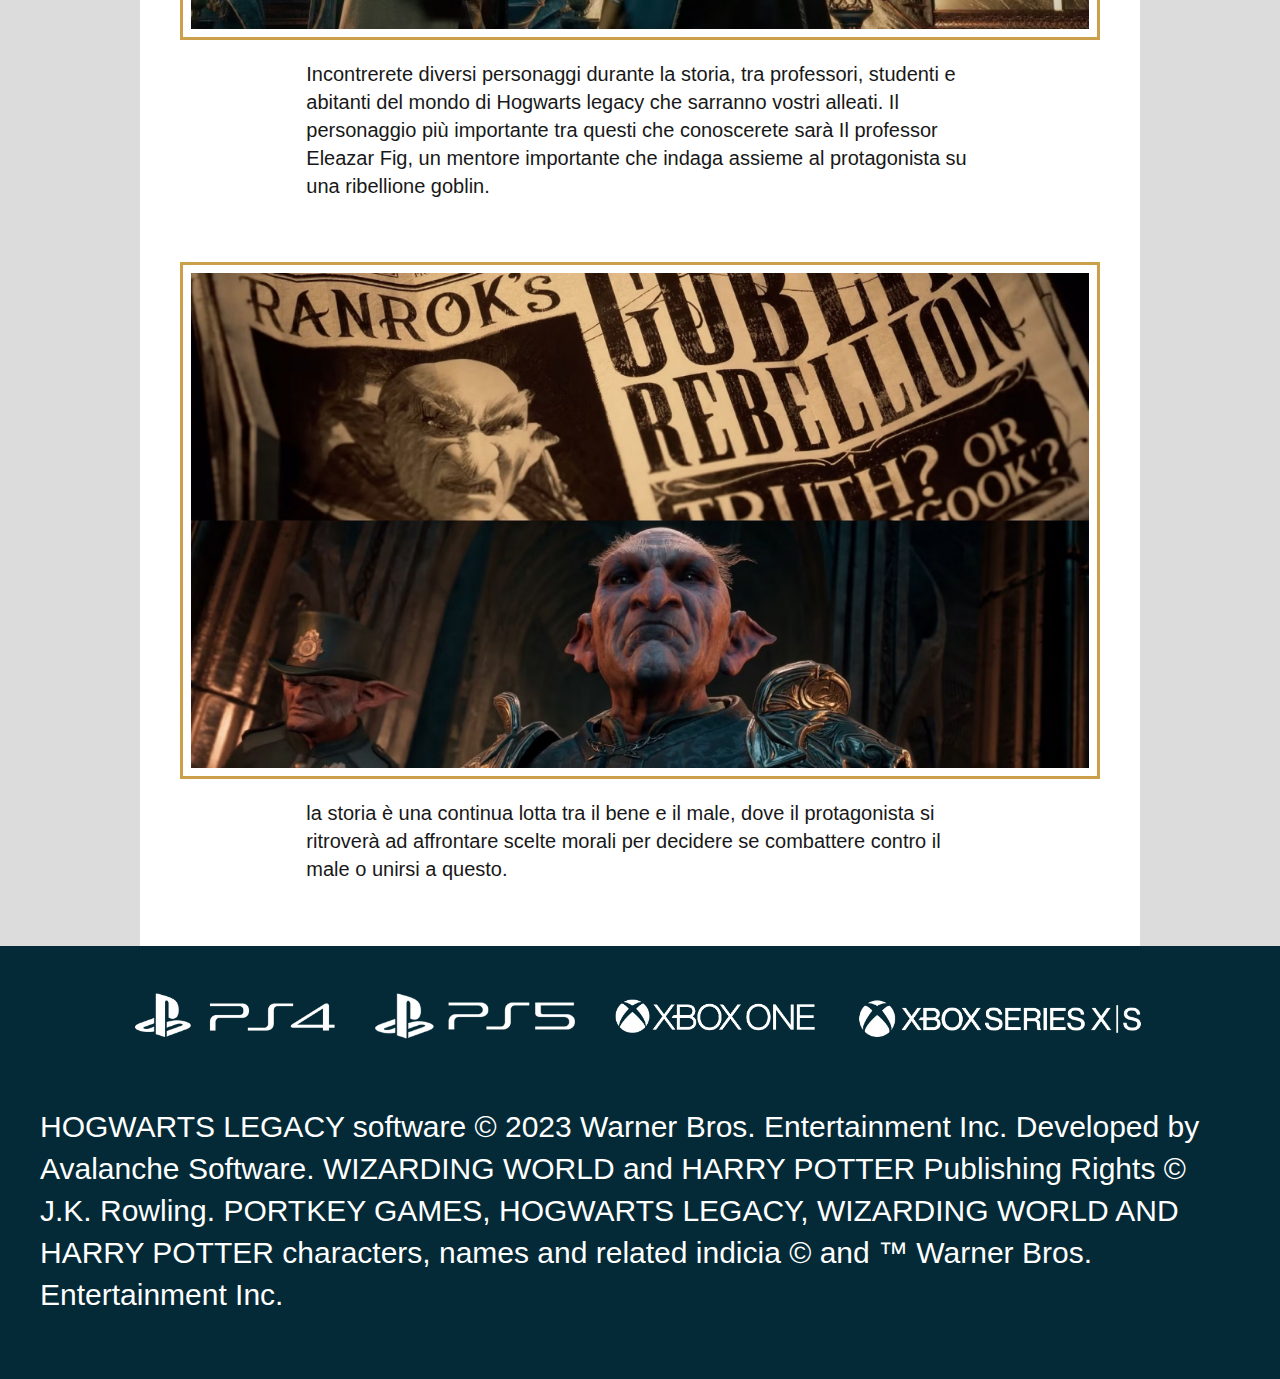
<file: STORIA.html>
<!DOCTYPE html>
<html lang="en">
<head>
    <meta charset="UTF-8">
    <meta name="viewport" content="width=device-width, initial-scale=1.0">
    <title>Potket-Games</title>
    <link rel="stylesheet" href="css/stile.css">
    <link rel="stylesheet" href="https://cdnjs.cloudflare.com/ajax/libs/font-awesome/6.0.0-beta2/css/all.min.css" integrity="sha512-YWzhKvscode-file://vscode-app/c:/Users/nicol/AppData/Local/Programs/Microsoft%20VS%20Code/resources/app/out/vs/code/electron-sandbox/workbench/workbench.htmlL2whUzgiheMoBFwW8CKV4qpHQAEuvilg9FAn5VJUDwKZZxkJNuGM4XkWuk94WCrrwslk8yWNGmY1EduTA==" crossorigin="anonymous" referrerpolicy="no-referrer" /></head>
</head>
<body>
    <header>
        <nav>
            <ul class='nav-bar'>
              <h1><a href="index.html">HOGWARTS LEGACY</a></h1>
                <input type='checkbox' id='check' />
                <span class="menu">
                    <li><a href="STORIA.html">STORIA</a></li>
                    <li><a href="ESPLORAZIONE.html">Esplorazione</a></li>
                    <li><a href="GAMEPLAY.html">Gamolay</a></li>
                    <li><a href="GDR.html">GDR</a></li>
                    <li><a href="Informazioni.html">Informazione</a></li>
                    <label for="check" class="close-menu"><i class="fas fa-times"></i></label>
                </span>
                <label for="check" class="open-menu"><i class="fas fa-bars"></i></label>
            </ul>
        </nav>
        </header>
    <section class="heroo1">
        <h1>STORIA</h1>
    </section>  
    <main>
    <div class="Container">
        <div class="testo">
            <p>La <span class="c-text">storia </span>di Hogwarts Legacy è ambientata secoli prima gli eventi di Harry Potter e seguono una vicenda completamente distaccata dai libri.</p>
        </div>
        <h2>SINOSSI</h2>
        <div class="immagine">
         <img class="frame" src="immagini/storia1.jpg" alt="storia"></a>
    </div>
        <div class="testo">
            <p>La <span class="c-text">storia </span>è ambientata nell'Ottocento e segue un protagonista che inizia il quinto anno a Hogwarts. </br>Il giocatore possiede un potere legato a una magia antica e deve scoprire perché questa magia si sta risvegliando e chi cerca di sfruttarla.</p>
        </div>
    </div>  
    <div class="Container">
        <div class="immagine">
        <img class="frame" src="immagini/storia 2.jpg" alt="storia"></a>
    </div>
        <div class="testo">
            <p>Incontrerete diversi personaggi durante la storia, tra professori, studenti e abitanti del mondo  di Hogwarts legacy che sarranno vostri alleati. Il personaggio più importante tra questi che conoscerete sarà Il professor Eleazar Fig, un mentore importante che indaga assieme al protagonista su una ribellione goblin. </p>
        </div>
    </div>
    <div class="Container">
        <div class="immagine">
        <img class="frame" src="immagini/storia 3.jpg" alt="storia"></a>
    </div>
        <div class="testo">
            <p> la  storia è una continua lotta tra il bene e il male, dove il protagonista si ritroverà ad affrontare scelte morali per decidere se combattere contro il male o unirsi a questo.</p>
        </div>
    </div> 
    </main>
    <footer>   
        <div class="footer-content">
          <div class="left-image">
            <img src="immagini/PlayStation_4_logo_and_wordmark.png" alt="Immagine a destra">
          </div>
          <div class="left-image">
            <img src="immagini/PlayStation_5_logo_and_wordmark.png" alt="Immagine a destra">
          </div>
          <div class="left-image">
            <img src="immagini/X_Box_One_logo.png" alt="Immagine a destra">
          </div>
          <div class="left-image01">
            <img src="immagini/xbox-series-x-s.png" alt="Immagine a destra">
        </div>
        </div>
        <div class="footer-content01">
        <P>HOGWARTS LEGACY software © 2023 Warner Bros. Entertainment Inc. Developed by Avalanche Software. WIZARDING WORLD and HARRY POTTER Publishing Rights © J.K. Rowling. PORTKEY GAMES, HOGWARTS LEGACY, WIZARDING WORLD AND HARRY POTTER characters, names and related indicia © and ™ Warner Bros. Entertainment Inc.</P>
    </div>
    </footer>
</body>
</html>
</file>
<file: css/stile.css>
body {
   background-color: rgb(220, 220, 220);
   display: block;
   margin: 0;
   font-family: -apple-system, BlinkMacSystemFont, "Segoe UI", Roboto, Helvetica, Arial, sans-serif, "Apple Color Emoji", "Segoe UI Emoji", "Segoe UI Symbol";
   --color1: #FFF ;
   --color2: #181818 ;
   --color3: #032A36;
}
.immag{
    max-width: 100%;
    height: 100%;
    display: block; 
}
/*Footer*/
footer  {
   background:#032A36;
   padding: 20px;
}
.left-image{
width: 200px;
margin: 20px 20px ;
}
.left-image01{
width: 290px;
margin: 20px 20px ;
}
.footer-content {
   display: flex;
   justify-content: center;
   align-items: center;
 }
 .footer-content01 {
   display: flex;
   margin: 20px 20px ;
 }
p {
/*FONTS*/ 
margin-bottom:40px;
color: var(--color1);
font-size: 30px;
line-height: 1.4;
margin: 20px auto 1.4rem auto
 }
 h3 {
/*FONTS*/
text-align: center;
font-size: 35px;
font-weight: bold;
color: #ffffff;
 }
 /*Footer*/
 /*Home*/
.in{
   color: var(--color1);
  font-size: 30px;
  float: left;
  margin: 10px;
  padding: 20px;
}
.Immagi{
height: auto;
width: 100%;
object-fit: cover;
object-position: center;
}
.herok {
   position: relative;
}
.herok .immag{
   max-height: 100%;
   width: 100%;
   object-fit: cover;
   object-position: center;
}
.hero0 {
   position: relative;
}
.hero0 .immag {
   height: 100%;
   width: 100%;
   object-fit: cover;
   object-position: center;
}
.hero0 .Immagi :before {
   content: "";
   background-color: rgba(255, 247, 0, 0.4);
   position: absolute;
   top: 0;
   left: 0;
   width: 100%;
   height: 100%;
}
.text0 {
/*FONTS*/
   max-width: 10px;
   margin: 0;
   padding: 0 16px;
}
.hero0 h2 {
   font-size: 70px;  
   position: absolute;
   left: 50%;
   top: 50%;
   transform: translate(-50%, -50%);
   color: var(--color1);
   z-index: 100;
   margin: 0;
  /*FONTS*/
}
.hero1 {
   position: relative;
}
.hero1 .immag{
   height: 100%;
   width: 100%;
   object-fit: cover;
   object-position: center;
}
.hero1 .Immagi :before {
   content: "";
   background-color: rgba(184, 16, 4, 0.286);
   position: absolute;
   top: 0;
   left: 0;
   width: 100%;
   height: 100%;
}
.text1 {
   max-width: 10px;
   margin: auto;
   padding: 0 16px;
   /*FONTS*/
}
.hero1 h2 {
   font-size: 70px;
   position: absolute;
   left: 50%;
   top: 50%;
   transform: translate(-50%, -50%);
   color: var(--color1);
   z-index: 100;
   margin: 0;
 /*FONTS*/
}
.hero2 {
   position: relative;
}
.hero2 .immag {
   height: 100%;
   width: 100%;
   object-fit: cover;
   object-position: center;
}
.hero2 .Immagi :before {
   content: "";
   background-color: rgba(4, 13, 136, 0.56);
   position: absolute;
   top: 0;
   left: 0;
   width: 100%;
   height: 100%;
}
.text2 {
   max-width: 10px;
   margin: auto;
   padding: 0 16px;
}
.hero2 h2 {
   font-size: 70px;
   position: absolute;
   left: 50%;
   top: 50%;
   transform: translate(-50%, -50%);
   color: var(--color1);
   z-index: 100;
   margin: 0;
   /*FONTS*/
}
.hero3 {
   position: relative;
}
.hero3 .immag {
   max-height: 100%;
   width: 100%;
   object-fit: cover;
   object-position: center;
}
.hero3 .Immagi :before {
   content: "";
   background-color: rgba(3, 89, 3, 0.4);
   position: absolute;
   top: 0;
   left: 0;
   width: 100%;
   height: 100%;
}
.text3 {
   max-width: 10px;
   margin: auto;
   padding: 0 16px;
}
.hero3 h2 {
   font-size: 70px;
   position: absolute;
   left: 50%;
   top: 50%;
   transform: translate(-50%, -50%);
   color: var(--color1);
   z-index: 100;
   margin: 0;
  /*FONTS*/
}
/*Home Fine*/
/*IDER */
*{
   box-sizing: border-box;
   margin: 0;
   padding: 0;
}
.nav-bar {
   width: 100%;
   display: flex;
   justify-content: space-between;
   align-items: center;
   list-style: none;
   position: relative;
   background-color: var(--color3);
   padding: 12px 20px;
}
header a {
   text-decoration: none;
   color: var(--color1);
}
.menu {
display: flex;}

.menu li {
padding-left: 30px;}

.menu li a {
   display: inline-block;
   text-decoration: none;
   color: var(--color1);
   text-align: center;
   transition: 0.15s ease-in-out;
   position: relative;
   text-transform: uppercase;
}
.menu li a::after {
   content: "";
   position: absolute;
   bottom: 0;
   left: 0;
   width: 0;
   height: 1px;
   background-color: var(--color1);
   transition: 0.15s ease-in-out;
}
.menu li a:hover:after {
width: 100%;}

.open-menu , .close-menu {
   position: absolute;
   color: var(--color1);
   cursor: pointer;
   font-size: 1.5rem;
   display: none;
}
.open-menu {
   top: 50%;
   right: 20px;
   transform: translateY(-50%);
}
.close-menu {
   top: 20px;
   right: 20px;
}
#check {
display: none;}
/*FINE IDER  COD*/
/*Css scritte iniziali pagine*/
section.heroo {
   background-color: rgb(2, 1, 31); 
   text-align: center;
}
section.heroo h1 {
  /*FONTS*/
   margin: 0;
   padding: 40px 10px;
   font-size: 40px;
   color: var(--color1);
}
section.heroo1 {
   background-color: rgba(173, 136,22); 
   text-align: center;
}
section.heroo1 h1 {
   margin: 0;
   /*FONTS*/
   padding: 40px 10px;
   font-size: 40px;
   color: var(--color1);
}
section.heroo2 {
   background-color: rgba(82, 23,22); 
   text-align: center;
}
section.heroo2 h1 {
   margin: 0;
   /*FONTS*/
   padding: 40px 10px;
   font-size: 40px;
   color: var(--color1);
}
section.heroo3 {
   background-color: rgba(8,6,93); 
   text-align: center;
}
section.heroo3 h1 {
   margin: 0;
/*FONTS*/
   padding: 40px 10px;
   font-size: 40px;
   color: rgba(253, 253, 253, 0.9);
}
section.heroo4 {
   background-color: rgba(36,64,50); 
   text-align: center;
}
section.heroo4 h1 {
   margin: 0;
 /*FONTS*/
   padding: 40px 10px;
   font-size: 40px;
   color: var(--color1);
}
section.heroo5 {
   background-color: rgba(57, 36, 60); 
   text-align: center;
}
section.heroo5 h1 {
   margin: 0;
   /*FONTS*/
   padding: 40px 10px;
   font-size: 40px;
   color: var(--color1);
}
/*Css scritte iniziali pagine*/
/*Css Pagine*/  
main{
   background-color: var(--color1);
}
img {
   max-width: 100%; 
   display: block;
}
main, .Container{
   max-width: 1000px;
   margin: auto; 
   padding: 20px;  
}
.testo p{
/*font-family:;*/
color: var(--color2);
font-size: 20px;
line-height: 1.4;
margin: 20px auto 1.4rem auto;
max-width:60ch;
}
.Container h2{
   font-size: 30px;
   color: rgb(255, 168, 0);
  /**/
}
.Container .immagine {
   max-width: 100%; /*Immagine*/
}
.immagine .testo {
width: 100%;
}
.immagine .frame{
   padding: 8px;
   border: 3px solid;
   border-color:rgba(204, 160, 75, 1);
}
.c-text {
   color: rgba(255, 168, 0, 1);
   font-weight: bold;
   }
/*Fine Css Pagine*/
@media screen  and (max-width:850px){/*Menu H*/
   .menu  {
   position: absolute;
   flex-direction: column;
   align-items: center;
   justify-content: center;
   width: 100%;
   height: 40%;
   position: fixed;
   top: 0;
   right: -100%;
   z-index: 100; 
  background-color: var(--color3); 
   transition: all 0.2s ease-in-out;
  }
  .menu li {margin-top: 5px;}
  .menu li a {padding: 10px;}
  .open-menu , .close-menu {display: block;}
  #check:checked ~ .menu {right: 0;}
  
}   
@media screen and  (max-width: 600px) {
  .footer-content{
   flex-direction: column ; 
   margin: 5px 5px;
  }
  .left-image{
   width: 150px;
   margin: 10px 10px ;
}
.left-image01{
   width: 200px;
   margin: 10px 10px ;
}
p{
   font-size: 20px;  
   }
main, .Container{
   max-width: 1000px;
   margin: auto; 
   padding: 10px;  
}
   h3{
      font-size: 15px;   
   }
  header  a{
  font-size: 15px;
}
  .herok h2{
  font-size: 18px; 
   bottom: 65px;
   }   
  .herok p{
  font-size: 10px; 
   } 
   .hero0 h2{
  font-size: 25px; 
   } 
   .hero1 h2{
  font-size: 25px; 
   }  
   .hero2 h2{
  font-size: 25px; 
   } 
   .hero3 h2{
  font-size: 25px;  
   }  
section.heroo1 h1 {
   font-size: 30px; 
}
 section.heroo2 h1 {
   font-size: 30px; 
}  
section.heroo2 h1 {
   font-size: 30px; 
}
section.heroo4 h1 {
   font-size: 30px; 
}
section.heroo5 h1 {
   font-size: 30px; 
}
}
</file>
